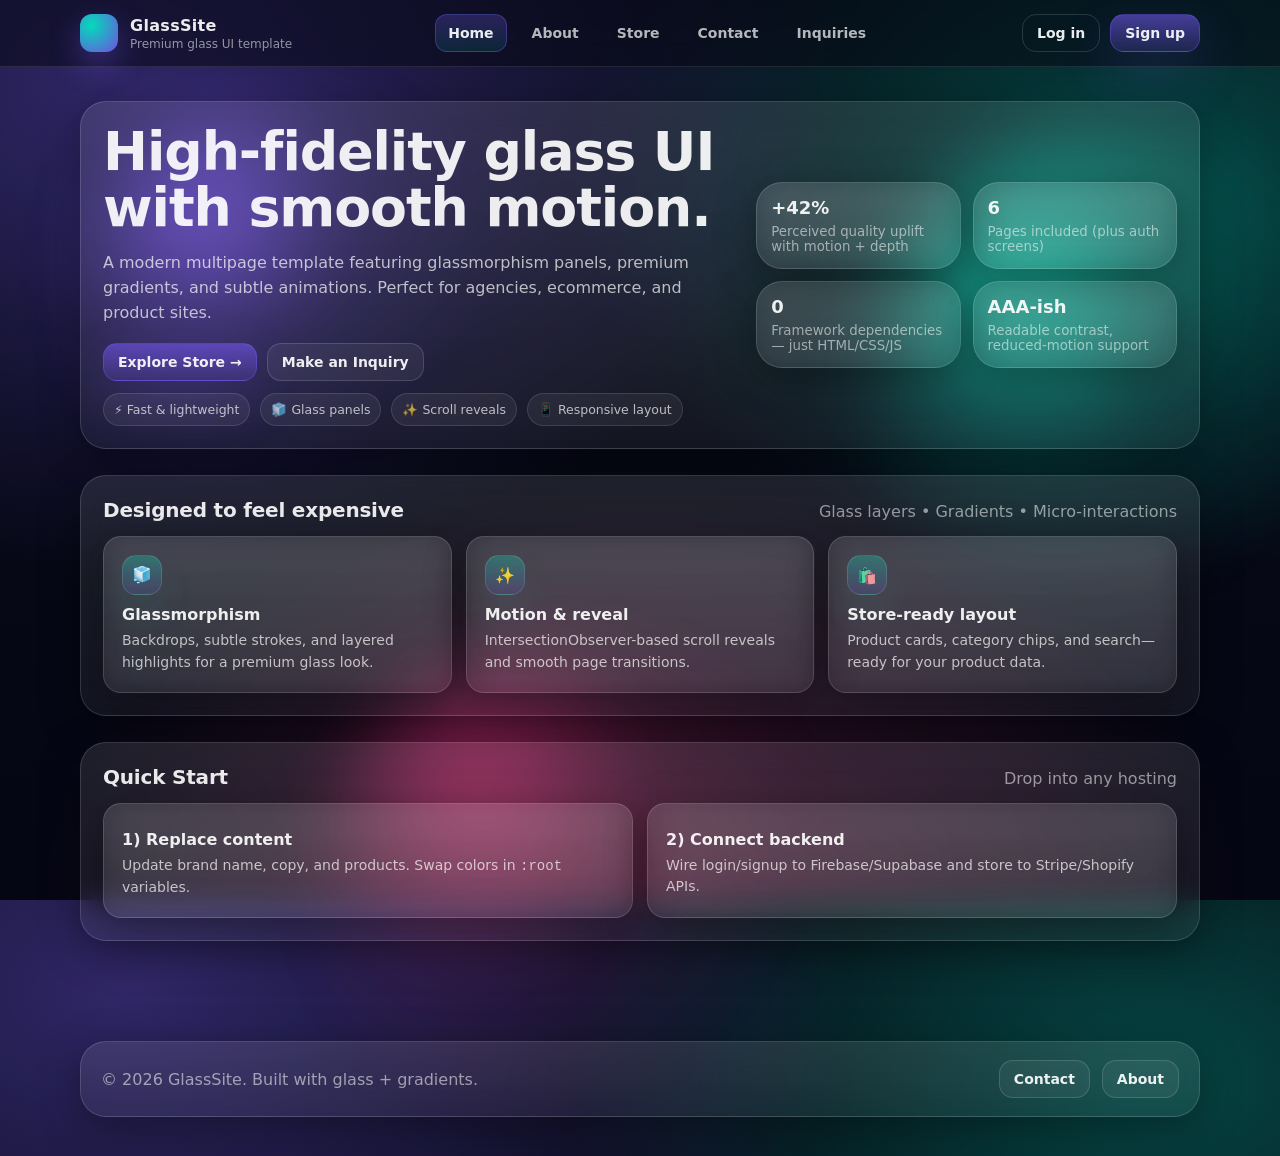
<file: template/index.html>
<!doctype html>
<html lang="en">
<head>
  <meta charset="utf-8" />
  <meta name="viewport" content="width=device-width,initial-scale=1" />
  <title>GlassSite — Home</title>
  <link rel="stylesheet" href="assets/css/styles.css" />
</head>
<body>
  <div class="blobs" aria-hidden="true">
    <div class="blob b1"></div>
    <div class="blob b2"></div>
    <div class="blob b3"></div>
  </div>
  <div class="transition show" aria-hidden="true"></div>

  <header class="site-header">
    <div class="container nav">
      <a class="brand" href="index.html">
        <div class="logo"></div>
        <div>
          <strong>GlassSite</strong>
          <span>Premium glass UI template</span>
        </div>
      </a>

      <nav class="nav-links" aria-label="Primary navigation">
        <a data-nav href="index.html">Home</a>
        <a data-nav href="about.html">About</a>
        <a data-nav href="store.html">Store</a>
        <a data-nav href="contact.html">Contact</a>
        <a data-nav href="inquiries.html">Inquiries</a>
      </nav>

      <div class="nav-cta">
        <a class="btn ghost" href="login.html">Log in</a>
        <a class="btn primary" href="signup.html">Sign up</a>
      </div>
    </div>
  </header>

  <main class="container">
    <section class="hero glass reveal">
      <div>
        <h1>High‑fidelity glass UI with smooth motion.</h1>
        <p>
          A modern multipage template featuring glassmorphism panels, premium gradients,
          and subtle animations. Perfect for agencies, ecommerce, and product sites.
        </p>
        <div style="display:flex; gap:10px; flex-wrap:wrap;">
          <a class="btn primary" href="store.html">Explore Store →</a>
          <a class="btn" href="inquiries.html">Make an Inquiry</a>
        </div>
        <div class="badges">
          <div class="badge">⚡ Fast & lightweight</div>
          <div class="badge">🧊 Glass panels</div>
          <div class="badge">✨ Scroll reveals</div>
          <div class="badge">📱 Responsive layout</div>
        </div>
      </div>

      <div class="kpi-grid">
        <div class="kpi glass reveal">
          <strong>+42%</strong>
          <small>Perceived quality uplift with motion + depth</small>
        </div>
        <div class="kpi glass reveal">
          <strong>6</strong>
          <small>Pages included (plus auth screens)</small>
        </div>
        <div class="kpi glass reveal">
          <strong>0</strong>
          <small>Framework dependencies — just HTML/CSS/JS</small>
        </div>
        <div class="kpi glass reveal">
          <strong>AAA‑ish</strong>
          <small>Readable contrast, reduced-motion support</small>
        </div>
      </div>
    </section>

    <section class="section glass reveal">
      <div class="section-title">
        <h2>Designed to feel expensive</h2>
        <p>Glass layers • Gradients • Micro-interactions</p>
      </div>

      <div class="grid-3">
        <div class="card glass reveal">
          <div class="icon">🧊</div>
          <h3>Glassmorphism</h3>
          <p>Backdrops, subtle strokes, and layered highlights for a premium glass look.</p>
        </div>
        <div class="card glass reveal">
          <div class="icon">✨</div>
          <h3>Motion & reveal</h3>
          <p>IntersectionObserver-based scroll reveals and smooth page transitions.</p>
        </div>
        <div class="card glass reveal">
          <div class="icon">🛍️</div>
          <h3>Store-ready layout</h3>
          <p>Product cards, category chips, and search—ready for your product data.</p>
        </div>
      </div>
    </section>

    <section class="section glass reveal">
      <div class="section-title">
        <h2>Quick Start</h2>
        <p>Drop into any hosting</p>
      </div>
      <div class="grid-2">
        <div class="card glass reveal">
          <h3>1) Replace content</h3>
          <p>Update brand name, copy, and products. Swap colors in <code>:root</code> variables.</p>
        </div>
        <div class="card glass reveal">
          <h3>2) Connect backend</h3>
          <p>Wire login/signup to Firebase/Supabase and store to Stripe/Shopify APIs.</p>
        </div>
      </div>
    </section>
  </main>

  <footer class="container">
    <div class="foot glass">
      <div>© <span id="y"></span> GlassSite. Built with glass + gradients.</div>
      <div style="display:flex; gap:12px; flex-wrap:wrap;">
        <a class="btn" href="contact.html">Contact</a>
        <a class="btn" href="about.html">About</a>
      </div>
    </div>
  </footer>

  <script>
    document.getElementById("y").textContent = new Date().getFullYear();
  </script>
  <script src="assets/js/app.js"></script>
</body>
</html>
</file>
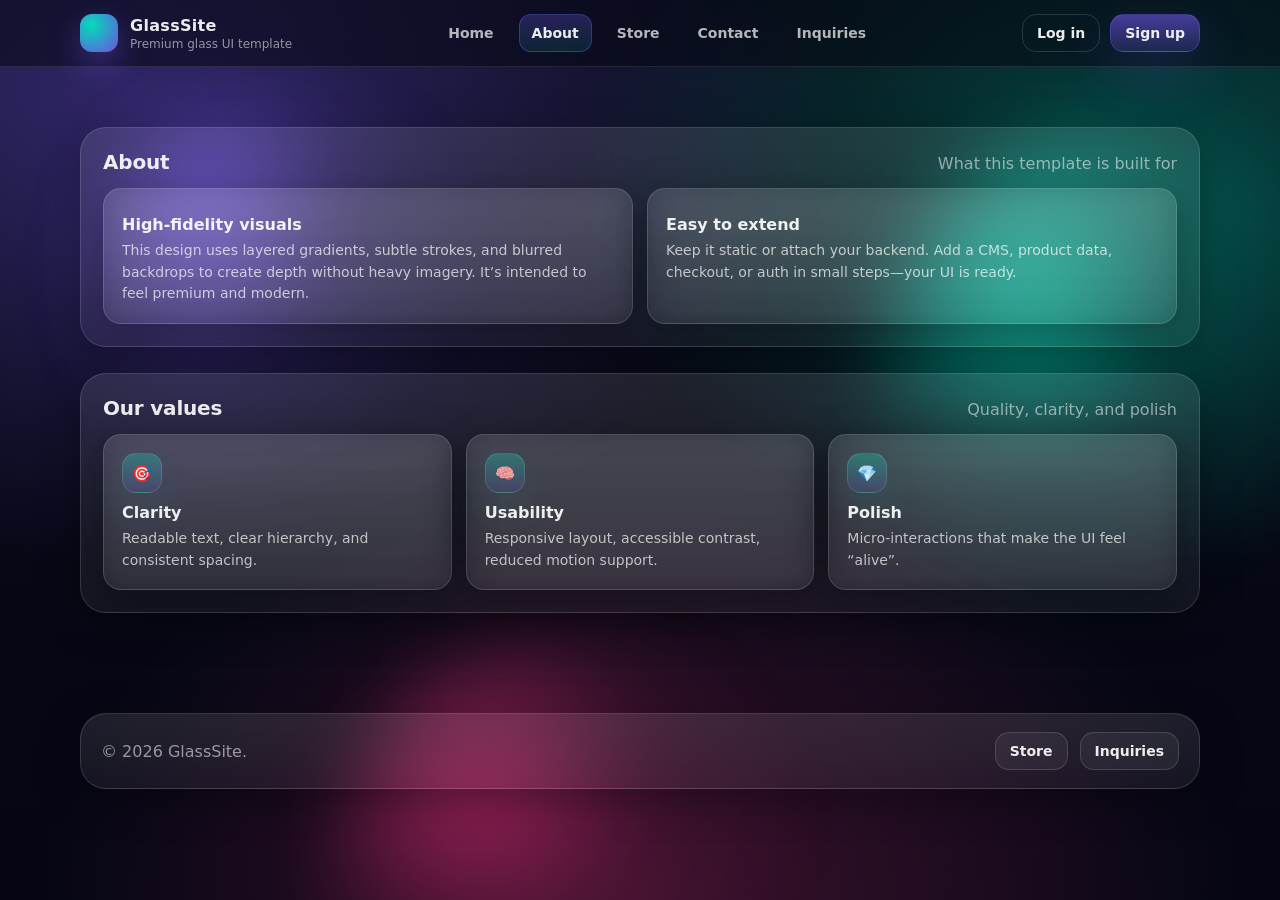
<file: template/about.html>
<!doctype html>
<html lang="en">
<head>
  <meta charset="utf-8" />
  <meta name="viewport" content="width=device-width,initial-scale=1" />
  <title>GlassSite — About</title>
  <link rel="stylesheet" href="assets/css/styles.css" />
</head>
<body>
  <div class="blobs" aria-hidden="true">
    <div class="blob b1"></div>
    <div class="blob b2"></div>
    <div class="blob b3"></div>
  </div>
  <div class="transition show" aria-hidden="true"></div>

  <header class="site-header">
    <div class="container nav">
      <a class="brand" href="index.html">
        <div class="logo"></div>
        <div><strong>GlassSite</strong><span>Premium glass UI template</span></div>
      </a>
      <nav class="nav-links" aria-label="Primary navigation">
        <a data-nav href="index.html">Home</a>
        <a data-nav href="about.html">About</a>
        <a data-nav href="store.html">Store</a>
        <a data-nav href="contact.html">Contact</a>
        <a data-nav href="inquiries.html">Inquiries</a>
      </nav>
      <div class="nav-cta">
        <a class="btn ghost" href="login.html">Log in</a>
        <a class="btn primary" href="signup.html">Sign up</a>
      </div>
    </div>
  </header>

  <main class="container">
    <section class="section glass reveal">
      <div class="section-title">
        <h2>About</h2>
        <p>What this template is built for</p>
      </div>
      <div class="grid-2">
        <div class="card glass reveal">
          <h3>High-fidelity visuals</h3>
          <p>
            This design uses layered gradients, subtle strokes, and blurred backdrops to create
            depth without heavy imagery. It’s intended to feel premium and modern.
          </p>
        </div>
        <div class="card glass reveal">
          <h3>Easy to extend</h3>
          <p>
            Keep it static or attach your backend. Add a CMS, product data, checkout, or auth
            in small steps—your UI is ready.
          </p>
        </div>
      </div>
    </section>

    <section class="section glass reveal">
      <div class="section-title">
        <h2>Our values</h2>
        <p>Quality, clarity, and polish</p>
      </div>
      <div class="grid-3">
        <div class="card glass reveal">
          <div class="icon">🎯</div>
          <h3>Clarity</h3>
          <p>Readable text, clear hierarchy, and consistent spacing.</p>
        </div>
        <div class="card glass reveal">
          <div class="icon">🧠</div>
          <h3>Usability</h3>
          <p>Responsive layout, accessible contrast, reduced motion support.</p>
        </div>
        <div class="card glass reveal">
          <div class="icon">💎</div>
          <h3>Polish</h3>
          <p>Micro-interactions that make the UI feel “alive”.</p>
        </div>
      </div>
    </section>
  </main>

  <footer class="container">
    <div class="foot glass">
      <div>© <span id="y"></span> GlassSite.</div>
      <div style="display:flex; gap:12px; flex-wrap:wrap;">
        <a class="btn" href="store.html">Store</a>
        <a class="btn" href="inquiries.html">Inquiries</a>
      </div>
    </div>
  </footer>

  <script>document.getElementById("y").textContent = new Date().getFullYear();</script>
  <script src="assets/js/app.js"></script>
</body>
</html>
</file>
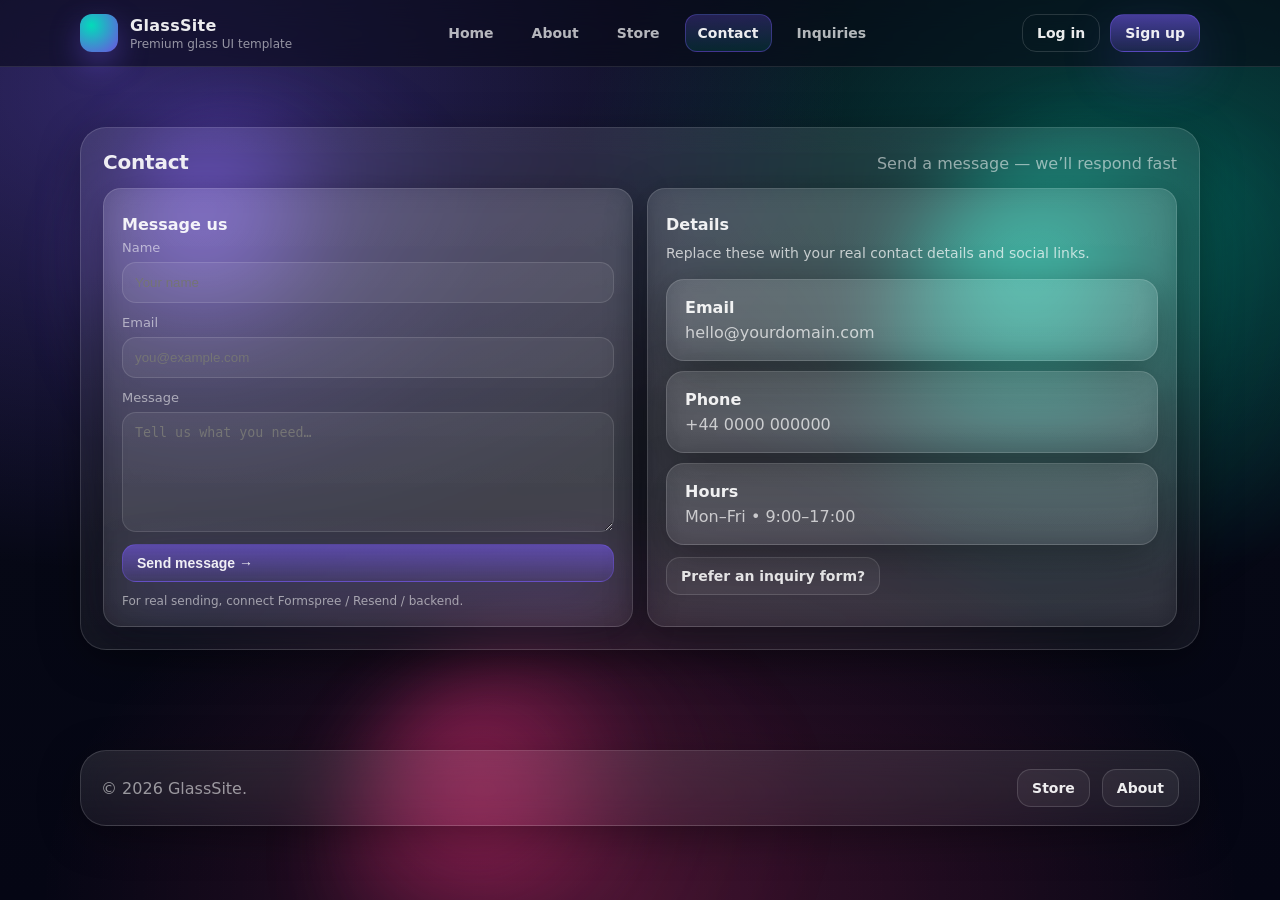
<file: template/contact.html>
<!doctype html>
<html lang="en">
<head>
  <meta charset="utf-8" />
  <meta name="viewport" content="width=device-width,initial-scale=1" />
  <title>GlassSite — Contact</title>
  <link rel="stylesheet" href="assets/css/styles.css" />
</head>
<body>
  <div class="blobs" aria-hidden="true">
    <div class="blob b1"></div>
    <div class="blob b2"></div>
    <div class="blob b3"></div>
  </div>
  <div class="transition show" aria-hidden="true"></div>

  <header class="site-header">
    <div class="container nav">
      <a class="brand" href="index.html">
        <div class="logo"></div>
        <div><strong>GlassSite</strong><span>Premium glass UI template</span></div>
      </a>
      <nav class="nav-links" aria-label="Primary navigation">
        <a data-nav href="index.html">Home</a>
        <a data-nav href="about.html">About</a>
        <a data-nav href="store.html">Store</a>
        <a data-nav href="contact.html">Contact</a>
        <a data-nav href="inquiries.html">Inquiries</a>
      </nav>
      <div class="nav-cta">
        <a class="btn ghost" href="login.html">Log in</a>
        <a class="btn primary" href="signup.html">Sign up</a>
      </div>
    </div>
  </header>

  <main class="container">
    <section class="section glass reveal">
      <div class="section-title">
        <h2>Contact</h2>
        <p>Send a message — we’ll respond fast</p>
      </div>

      <div class="grid-2">
        <div class="card glass reveal">
          <h3>Message us</h3>
          <form onsubmit="event.preventDefault(); alert('Message sent (demo). Connect backend/email service.');">
            <div class="field">
              <label for="name">Name</label>
              <input id="name" placeholder="Your name" required />
            </div>
            <div class="field">
              <label for="email">Email</label>
              <input id="email" type="email" placeholder="you@example.com" required />
            </div>
            <div class="field">
              <label for="msg">Message</label>
              <textarea id="msg" placeholder="Tell us what you need…" required></textarea>
            </div>
            <button class="btn primary" type="submit">Send message →</button>
            <div class="helper">For real sending, connect Formspree / Resend / backend.</div>
          </form>
        </div>

        <div class="card glass reveal">
          <h3>Details</h3>
          <p style="color: rgba(255,255,255,0.72); line-height:1.65; margin-top:8px;">
            Replace these with your real contact details and social links.
          </p>
          <div style="display:grid; gap:10px; margin-top:14px;">
            <div class="glass card">
              <strong>Email</strong>
              <div style="color: rgba(255,255,255,0.70); margin-top:6px;">hello@yourdomain.com</div>
            </div>
            <div class="glass card">
              <strong>Phone</strong>
              <div style="color: rgba(255,255,255,0.70); margin-top:6px;">+44 0000 000000</div>
            </div>
            <div class="glass card">
              <strong>Hours</strong>
              <div style="color: rgba(255,255,255,0.70); margin-top:6px;">Mon–Fri • 9:00–17:00</div>
            </div>
          </div>
          <div style="margin-top:12px;">
            <a class="btn" href="inquiries.html">Prefer an inquiry form?</a>
          </div>
        </div>
      </div>
    </section>
  </main>

  <footer class="container">
    <div class="foot glass">
      <div>© <span id="y"></span> GlassSite.</div>
      <div style="display:flex; gap:12px; flex-wrap:wrap;">
        <a class="btn" href="store.html">Store</a>
        <a class="btn" href="about.html">About</a>
      </div>
    </div>
  </footer>

  <script>document.getElementById("y").textContent = new Date().getFullYear();</script>
  <script src="assets/js/app.js"></script>
</body>
</html>
</file>
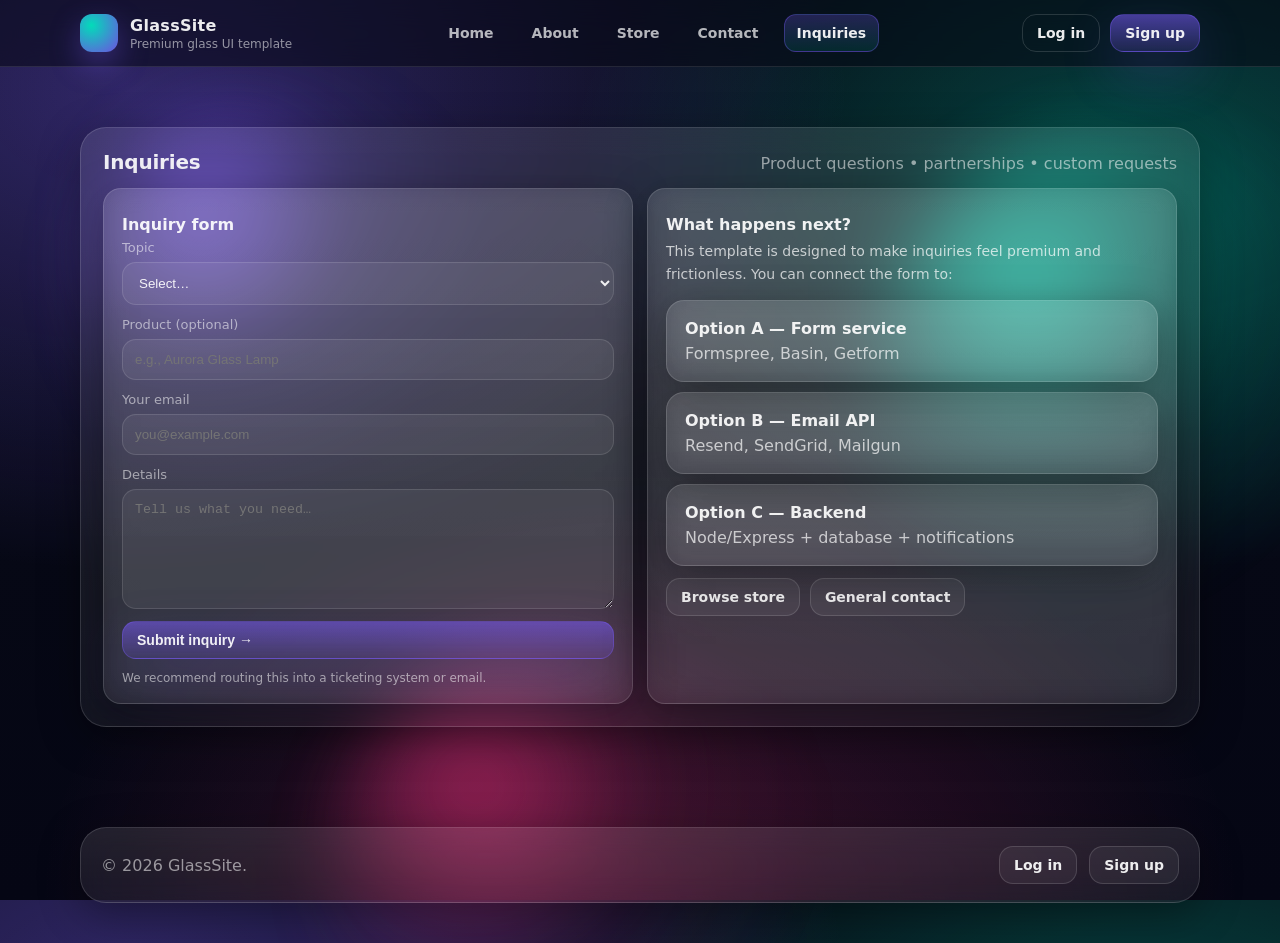
<file: template/inquiries.html>
<!doctype html>
<html lang="en">
<head>
  <meta charset="utf-8" />
  <meta name="viewport" content="width=device-width,initial-scale=1" />
  <title>GlassSite — Inquiries</title>
  <link rel="stylesheet" href="assets/css/styles.css" />
</head>
<body>
  <div class="blobs" aria-hidden="true">
    <div class="blob b1"></div>
    <div class="blob b2"></div>
    <div class="blob b3"></div>
  </div>
  <div class="transition show" aria-hidden="true"></div>

  <header class="site-header">
    <div class="container nav">
      <a class="brand" href="index.html">
        <div class="logo"></div>
        <div><strong>GlassSite</strong><span>Premium glass UI template</span></div>
      </a>
      <nav class="nav-links" aria-label="Primary navigation">
        <a data-nav href="index.html">Home</a>
        <a data-nav href="about.html">About</a>
        <a data-nav href="store.html">Store</a>
        <a data-nav href="contact.html">Contact</a>
        <a data-nav href="inquiries.html">Inquiries</a>
      </nav>
      <div class="nav-cta">
        <a class="btn ghost" href="login.html">Log in</a>
        <a class="btn primary" href="signup.html">Sign up</a>
      </div>
    </div>
  </header>

  <main class="container">
    <section class="section glass reveal">
      <div class="section-title">
        <h2>Inquiries</h2>
        <p>Product questions • partnerships • custom requests</p>
      </div>

      <div class="grid-2">
        <div class="card glass reveal">
          <h3>Inquiry form</h3>
          <form onsubmit="event.preventDefault(); alert('Inquiry submitted (demo). Connect backend/email service.');">
            <div class="field">
              <label for="topic">Topic</label>
              <select id="topic" required>
                <option value="">Select…</option>
                <option>Product availability</option>
                <option>Custom order</option>
                <option>Bulk pricing</option>
                <option>Partnership</option>
                <option>Support</option>
              </select>
            </div>

            <div class="field">
              <label for="product">Product (optional)</label>
              <input id="product" placeholder="e.g., Aurora Glass Lamp" />
            </div>

            <div class="field">
              <label for="email">Your email</label>
              <input id="email" type="email" placeholder="you@example.com" required />
            </div>

            <div class="field">
              <label for="details">Details</label>
              <textarea id="details" placeholder="Tell us what you need…" required></textarea>
            </div>

            <button class="btn primary" type="submit">Submit inquiry →</button>
            <div class="helper">We recommend routing this into a ticketing system or email.</div>
          </form>
        </div>

        <div class="card glass reveal">
          <h3>What happens next?</h3>
          <p style="color: rgba(255,255,255,0.72); line-height:1.65;">
            This template is designed to make inquiries feel premium and frictionless.
            You can connect the form to:
          </p>
          <div style="display:grid; gap:10px; margin-top:14px;">
            <div class="glass card">
              <strong>Option A — Form service</strong>
              <div style="color: rgba(255,255,255,0.70); margin-top:6px;">Formspree, Basin, Getform</div>
            </div>
            <div class="glass card">
              <strong>Option B — Email API</strong>
              <div style="color: rgba(255,255,255,0.70); margin-top:6px;">Resend, SendGrid, Mailgun</div>
            </div>
            <div class="glass card">
              <strong>Option C — Backend</strong>
              <div style="color: rgba(255,255,255,0.70); margin-top:6px;">Node/Express + database + notifications</div>
            </div>
          </div>
          <div style="margin-top:12px; display:flex; gap:10px; flex-wrap:wrap;">
            <a class="btn" href="store.html">Browse store</a>
            <a class="btn" href="contact.html">General contact</a>
          </div>
        </div>
      </div>
    </section>
  </main>

  <footer class="container">
    <div class="foot glass">
      <div>© <span id="y"></span> GlassSite.</div>
      <div style="display:flex; gap:12px; flex-wrap:wrap;">
        <a class="btn" href="login.html">Log in</a>
        <a class="btn" href="signup.html">Sign up</a>
      </div>
    </div>
  </footer>

  <script>document.getElementById("y").textContent = new Date().getFullYear();</script>
  <script src="assets/js/app.js"></script>
</body>
</html>
</file>
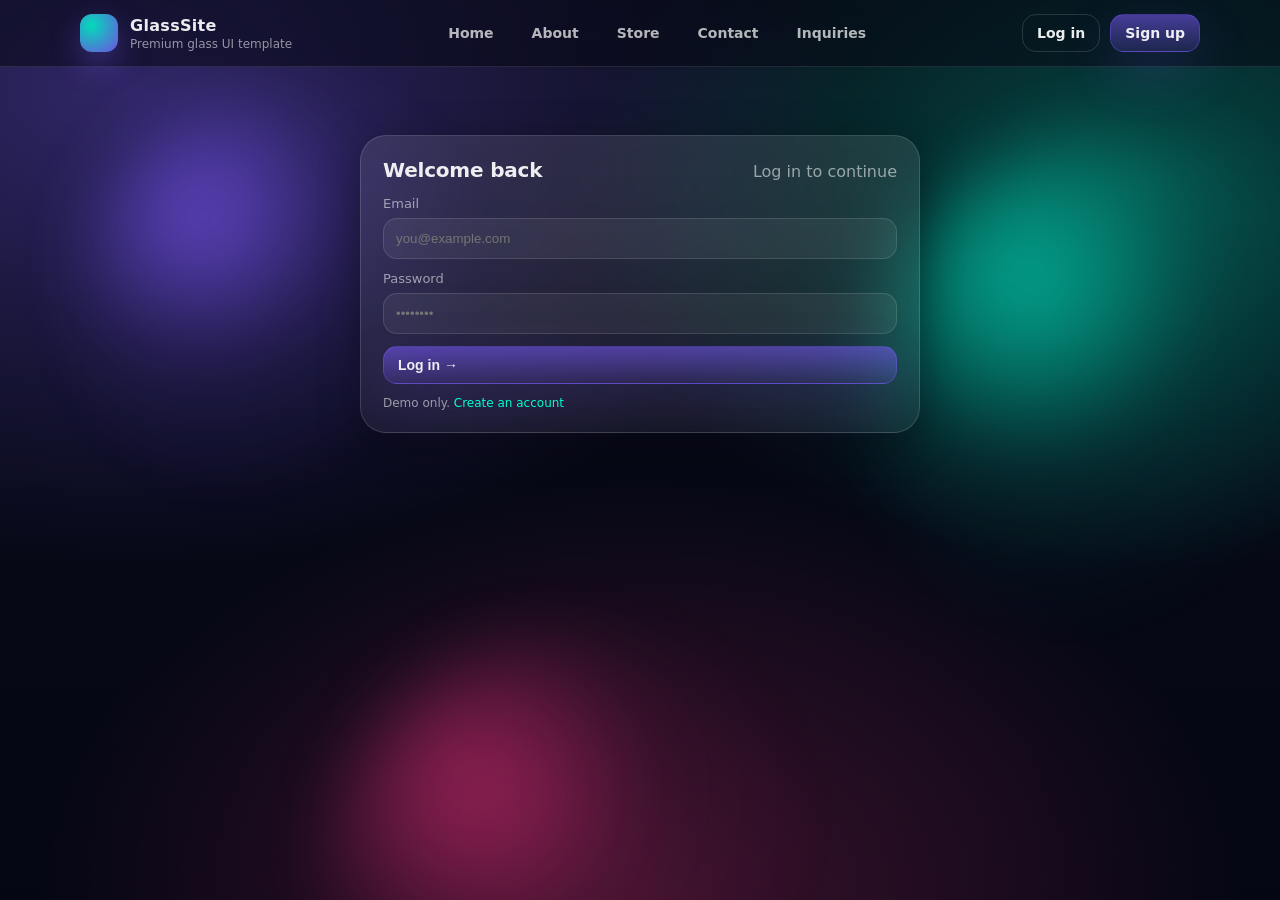
<file: template/login.html>
<!doctype html>
<html lang="en">
<head>
  <meta charset="utf-8" />
  <meta name="viewport" content="width=device-width,initial-scale=1" />
  <title>GlassSite — Log in</title>
  <link rel="stylesheet" href="assets/css/styles.css" />
</head>
<body>
  <div class="blobs" aria-hidden="true">
    <div class="blob b1"></div>
    <div class="blob b2"></div>
    <div class="blob b3"></div>
  </div>
  <div class="transition show" aria-hidden="true"></div>

  <header class="site-header">
    <div class="container nav">
      <a class="brand" href="index.html">
        <div class="logo"></div>
        <div><strong>GlassSite</strong><span>Premium glass UI template</span></div>
      </a>
      <nav class="nav-links" aria-label="Primary navigation">
        <a data-nav href="index.html">Home</a>
        <a data-nav href="about.html">About</a>
        <a data-nav href="store.html">Store</a>
        <a data-nav href="contact.html">Contact</a>
        <a data-nav href="inquiries.html">Inquiries</a>
      </nav>
      <div class="nav-cta">
        <a class="btn ghost" href="login.html">Log in</a>
        <a class="btn primary" href="signup.html">Sign up</a>
      </div>
    </div>
  </header>

  <main class="container">
    <section class="section glass reveal" style="max-width: 560px; margin: 34px auto 0;">
      <div class="section-title">
        <h2>Welcome back</h2>
        <p>Log in to continue</p>
      </div>

      <form data-login-form>
        <div class="field">
          <label for="email">Email</label>
          <input id="email" type="email" placeholder="you@example.com" required />
        </div>
        <div class="field">
          <label for="pw">Password</label>
          <input id="pw" type="password" placeholder="••••••••" required />
        </div>
        <button class="btn primary" type="submit">Log in →</button>
        <div class="helper">
          Demo only. <a href="signup.html" style="color: var(--accent); text-decoration:none;">Create an account</a>
        </div>
      </form>
    </section>
  </main>

  <script src="assets/js/app.js"></script>
</body>
</html>
</file>
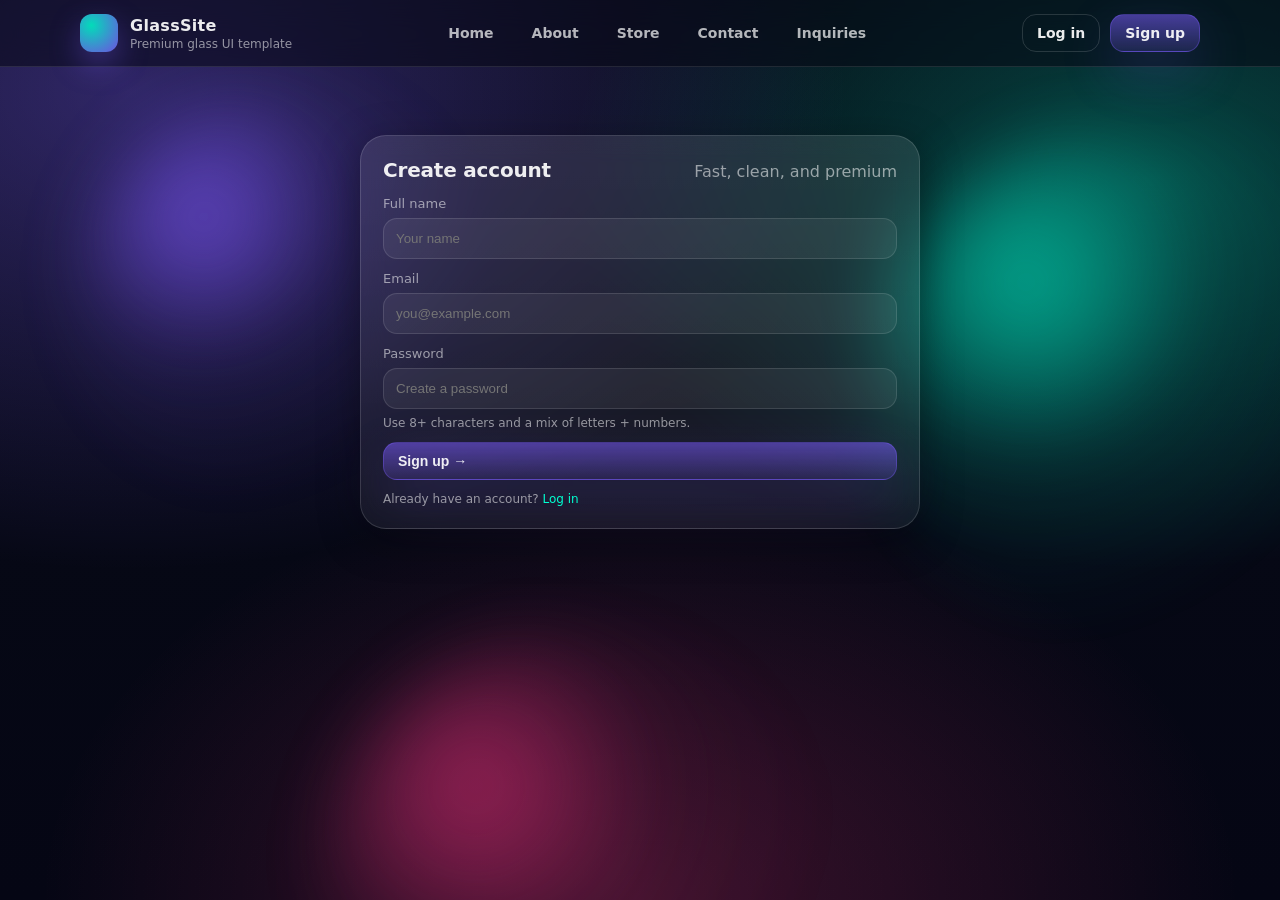
<file: template/signup.html>
<!doctype html>
<html lang="en">
<head>
  <meta charset="utf-8" />
  <meta name="viewport" content="width=device-width,initial-scale=1" />
  <title>GlassSite — Sign up</title>
  <link rel="stylesheet" href="assets/css/styles.css" />
</head>
<body>
  <div class="blobs" aria-hidden="true">
    <div class="blob b1"></div>
    <div class="blob b2"></div>
    <div class="blob b3"></div>
  </div>
  <div class="transition show" aria-hidden="true"></div>

  <header class="site-header">
    <div class="container nav">
      <a class="brand" href="index.html">
        <div class="logo"></div>
        <div><strong>GlassSite</strong><span>Premium glass UI template</span></div>
      </a>
      <nav class="nav-links" aria-label="Primary navigation">
        <a data-nav href="index.html">Home</a>
        <a data-nav href="about.html">About</a>
        <a data-nav href="store.html">Store</a>
        <a data-nav href="contact.html">Contact</a>
        <a data-nav href="inquiries.html">Inquiries</a>
      </nav>
      <div class="nav-cta">
        <a class="btn ghost" href="login.html">Log in</a>
        <a class="btn primary" href="signup.html">Sign up</a>
      </div>
    </div>
  </header>

  <main class="container">
    <section class="section glass reveal" style="max-width: 560px; margin: 34px auto 0;">
      <div class="section-title">
        <h2>Create account</h2>
        <p>Fast, clean, and premium</p>
      </div>

      <form data-signup-form>
        <div class="field">
          <label for="name">Full name</label>
          <input id="name" placeholder="Your name" required />
        </div>
        <div class="field">
          <label for="email">Email</label>
          <input id="email" type="email" placeholder="you@example.com" required />
        </div>
        <div class="field">
          <label for="pw">Password</label>
          <input id="pw" type="password" placeholder="Create a password" required />
          <div class="helper">Use 8+ characters and a mix of letters + numbers.</div>
        </div>
        <button class="btn primary" type="submit">Sign up →</button>
        <div class="helper">
          Already have an account? <a href="login.html" style="color: var(--accent); text-decoration:none;">Log in</a>
        </div>
      </form>
    </section>
  </main>

  <script src="assets/js/app.js"></script>
</body>
</html>
</file>
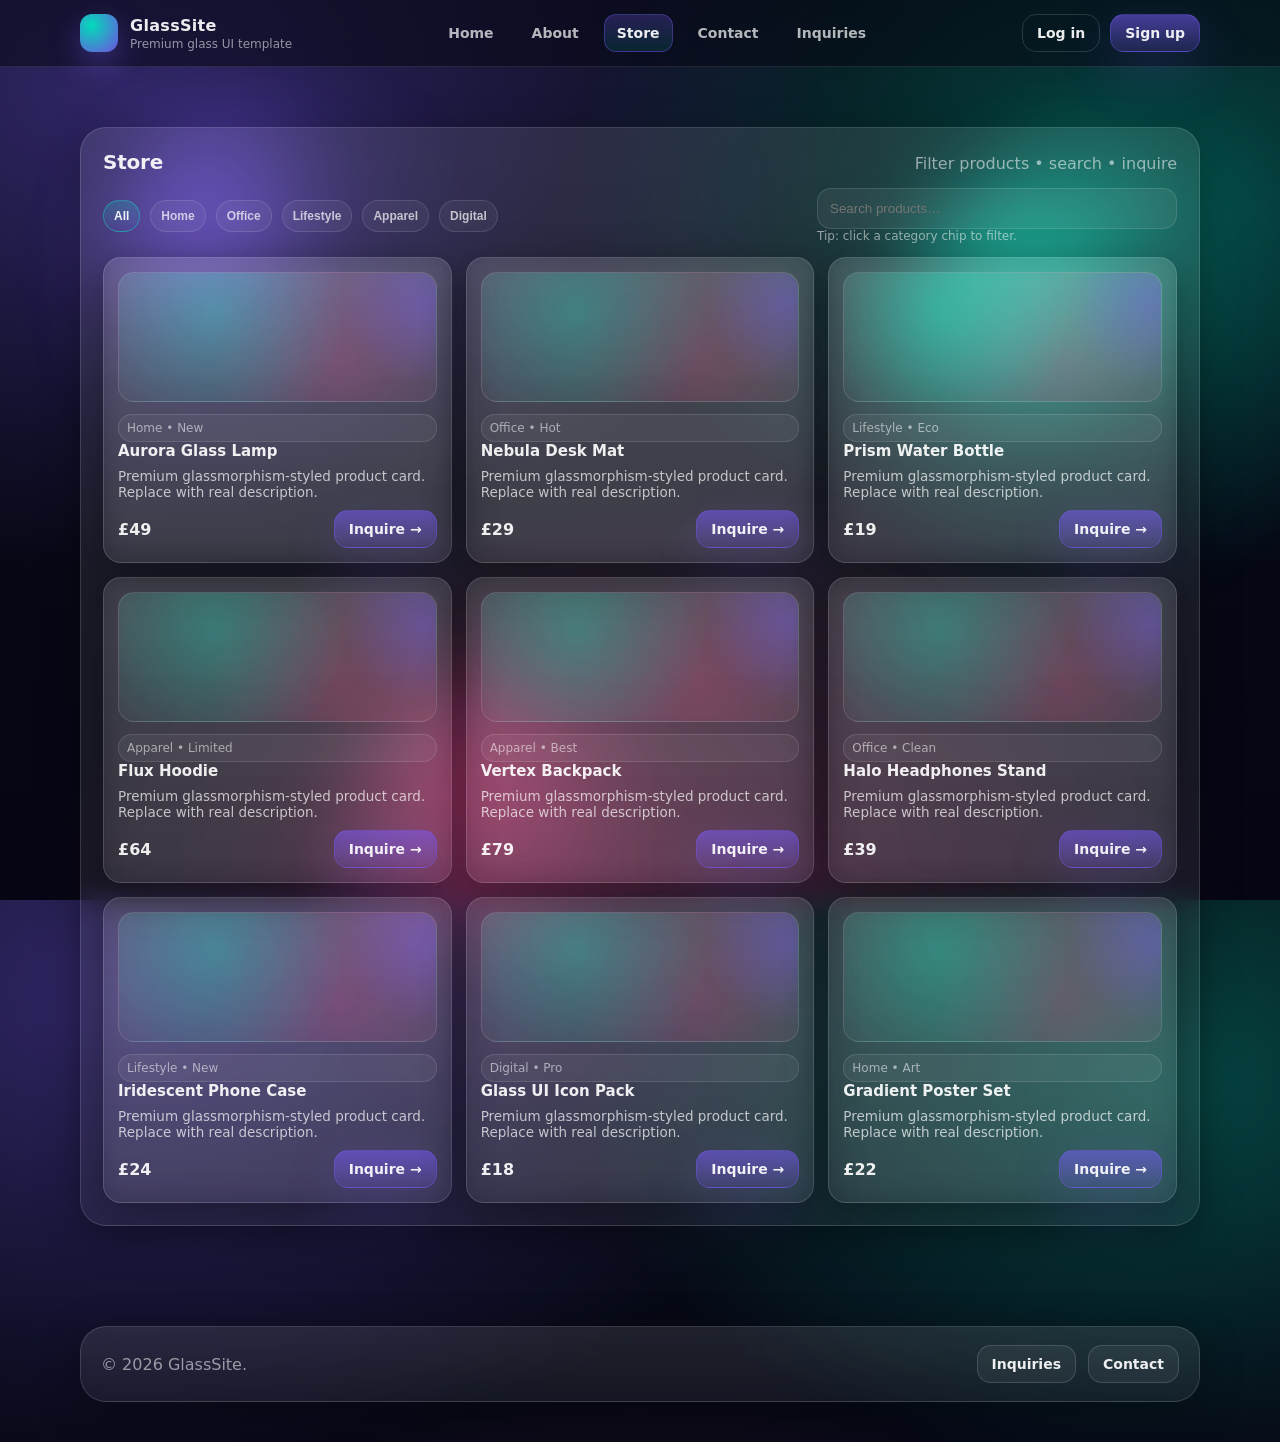
<file: template/store.html>
<!doctype html>
<html lang="en">
<head>
  <meta charset="utf-8" />
  <meta name="viewport" content="width=device-width,initial-scale=1" />
  <title>GlassSite — Store</title>
  <link rel="stylesheet" href="assets/css/styles.css" />
</head>
<body>
  <div class="blobs" aria-hidden="true">
    <div class="blob b1"></div>
    <div class="blob b2"></div>
    <div class="blob b3"></div>
  </div>
  <div class="transition show" aria-hidden="true"></div>

  <header class="site-header">
    <div class="container nav">
      <a class="brand" href="index.html">
        <div class="logo"></div>
        <div><strong>GlassSite</strong><span>Premium glass UI template</span></div>
      </a>
      <nav class="nav-links" aria-label="Primary navigation">
        <a data-nav href="index.html">Home</a>
        <a data-nav href="about.html">About</a>
        <a data-nav href="store.html">Store</a>
        <a data-nav href="contact.html">Contact</a>
        <a data-nav href="inquiries.html">Inquiries</a>
      </nav>
      <div class="nav-cta">
        <a class="btn ghost" href="login.html">Log in</a>
        <a class="btn primary" href="signup.html">Sign up</a>
      </div>
    </div>
  </header>

  <main class="container" data-store>
    <section class="section glass reveal">
      <div class="section-title">
        <h2>Store</h2>
        <p>Filter products • search • inquire</p>
      </div>

      <div class="toolbar">
        <div class="chips" role="tablist" aria-label="Categories">
          <button class="chip active" data-chip="All">All</button>
          <button class="chip" data-chip="Home">Home</button>
          <button class="chip" data-chip="Office">Office</button>
          <button class="chip" data-chip="Lifestyle">Lifestyle</button>
          <button class="chip" data-chip="Apparel">Apparel</button>
          <button class="chip" data-chip="Digital">Digital</button>
        </div>

        <div style="min-width: min(360px, 100%);">
          <input data-search type="search" placeholder="Search products…" aria-label="Search products" />
          <div class="helper">Tip: click a category chip to filter.</div>
        </div>
      </div>

      <div class="products" data-products>
        <!-- JS renders products -->
      </div>
    </section>
  </main>

  <footer class="container">
    <div class="foot glass">
      <div>© <span id="y"></span> GlassSite.</div>
      <div style="display:flex; gap:12px; flex-wrap:wrap;">
        <a class="btn" href="inquiries.html">Inquiries</a>
        <a class="btn" href="contact.html">Contact</a>
      </div>
    </div>
  </footer>

  <script>document.getElementById("y").textContent = new Date().getFullYear();</script>
  <script src="assets/js/app.js"></script>
</body>
</html>
</file>
<file: template/assets/css/styles.css>
* { box-sizing: border-box; }
html, body { height: 100%; }
body {
  margin: 0;
  font-family: ui-sans-serif, system-ui, -apple-system, Segoe UI, Roboto, Helvetica, Arial, "Apple Color Emoji", "Segoe UI Emoji";
  color: var(--text);
  background: radial-gradient(1200px 800px at 10% 10%, rgba(124, 92, 255, 0.35), transparent 60%),
              radial-gradient(900px 600px at 90% 20%, rgba(0, 255, 209, 0.25), transparent 65%),
              radial-gradient(1000px 700px at 50% 100%, rgba(255, 61, 129, 0.22), transparent 60%),
              linear-gradient(180deg, #070A14 0%, #060815 60%, #050614 100%);
  overflow-x: hidden;
}

:root {
  --bg: #070A14;
  --panel: rgba(255, 255, 255, 0.08);
  --panel-strong: rgba(255, 255, 255, 0.12);
  --stroke: rgba(255, 255, 255, 0.14);
  --stroke-strong: rgba(255, 255, 255, 0.20);
  --text: rgba(255, 255, 255, 0.92);
  --muted: rgba(255, 255, 255, 0.70);
  --muted2: rgba(255, 255, 255, 0.55);

  --primary: #7C5CFF;   /* violet */
  --accent: #00FFD1;    /* aqua */
  --hot: #FF3D81;       /* pink */
  --warn: #FFB020;

  --shadow: 0 18px 60px rgba(0,0,0,0.45);
  --shadow-soft: 0 10px 40px rgba(0,0,0,0.35);

  --radius: 18px;
  --radius-lg: 26px;

  --max: 1120px;
}

/* ---- Background blobs ---- */
.blobs {
  position: fixed;
  inset: 0;
  pointer-events: none;
  z-index: 0;
  filter: blur(35px) saturate(1.2);
  opacity: 0.75;
}
.blob {
  position: absolute;
  width: 420px;
  height: 420px;
  border-radius: 50%;
  background: radial-gradient(circle at 30% 30%, rgba(124,92,255,0.90), rgba(124,92,255,0.10), transparent 70%);
  animation: floaty 12s ease-in-out infinite;
}
.blob.b2 {
  width: 520px; height: 520px;
  left: 68%; top: 14%;
  background: radial-gradient(circle at 30% 30%, rgba(0,255,209,0.8), rgba(0,255,209,0.10), transparent 70%);
  animation-duration: 16s;
}
.blob.b3 {
  width: 520px; height: 520px;
  left: 25%; top: 70%;
  background: radial-gradient(circle at 30% 30%, rgba(255,61,129,0.7), rgba(255,61,129,0.08), transparent 70%);
  animation-duration: 18s;
}
.blob.b1 { left: 6%; top: 10%; }

@keyframes floaty {
  0%   { transform: translate3d(0,0,0) scale(1); }
  50%  { transform: translate3d(22px,-18px,0) scale(1.05); }
  100% { transform: translate3d(0,0,0) scale(1); }
}

/* ---- Layout ---- */
.container {
  width: min(var(--max), calc(100% - 40px));
  margin: 0 auto;
  position: relative;
  z-index: 1;
}
main { padding: 34px 0 70px; }

/* ---- Glass Components ---- */
.glass {
  background: linear-gradient(180deg, rgba(255,255,255,0.10), rgba(255,255,255,0.06));
  border: 1px solid var(--stroke);
  border-radius: var(--radius-lg);
  box-shadow: var(--shadow-soft);
  backdrop-filter: blur(14px);
  -webkit-backdrop-filter: blur(14px);
}
.card {
  padding: 18px;
  border-radius: var(--radius);
}
.card:hover {
  border-color: var(--stroke-strong);
  transform: translateY(-2px);
  transition: transform 240ms ease, border-color 240ms ease;
}

/* ---- Header / Nav ---- */
header.site-header {
  position: sticky;
  top: 0;
  z-index: 50;
  backdrop-filter: blur(14px);
  -webkit-backdrop-filter: blur(14px);
  background: rgba(6, 8, 21, 0.55);
  border-bottom: 1px solid rgba(255,255,255,0.10);
}
.nav {
  display: flex;
  align-items: center;
  justify-content: space-between;
  padding: 14px 0;
  gap: 16px;
}
.brand {
  display: flex;
  align-items: center;
  gap: 12px;
  text-decoration: none;
  color: var(--text);
}
.logo {
  width: 38px; height: 38px;
  border-radius: 12px;
  background: radial-gradient(circle at 30% 30%, rgba(0,255,209,0.85), rgba(124,92,255,0.85));
  box-shadow: 0 12px 30px rgba(124,92,255,0.35);
}
.brand strong { letter-spacing: 0.3px; }
.brand span {
  font-size: 12px;
  display: block;
  color: var(--muted2);
  margin-top: 2px;
}

.nav-links {
  display: flex;
  align-items: center;
  gap: 12px;
  flex-wrap: wrap;
}
.nav-links a {
  color: var(--muted);
  text-decoration: none;
  padding: 10px 12px;
  border-radius: 12px;
  border: 1px solid transparent;
  transition: 220ms ease;
  font-weight: 560;
  font-size: 14px;
}
.nav-links a:hover {
  color: var(--text);
  background: rgba(255,255,255,0.06);
  border-color: rgba(255,255,255,0.10);
}
.nav-links a.active {
  color: var(--text);
  background: linear-gradient(180deg, rgba(124,92,255,0.25), rgba(0,255,209,0.10));
  border-color: rgba(124,92,255,0.35);
}

.nav-cta {
  display: flex;
  gap: 10px;
  align-items: center;
}
.btn {
  border: 1px solid rgba(255,255,255,0.14);
  background: rgba(255,255,255,0.06);
  color: var(--text);
  padding: 10px 14px;
  border-radius: 14px;
  cursor: pointer;
  text-decoration: none;
  font-weight: 650;
  font-size: 14px;
  transition: 220ms ease;
  display: inline-flex;
  align-items: center;
  gap: 8px;
}
.btn:hover { transform: translateY(-1px); border-color: rgba(255,255,255,0.22); }
.btn.primary {
  border-color: rgba(124,92,255,0.35);
  background: linear-gradient(180deg, rgba(124,92,255,0.55), rgba(124,92,255,0.20));
  box-shadow: 0 20px 55px rgba(124,92,255,0.20);
}
.btn.ghost { background: transparent; }

/* ---- Hero ---- */
.hero {
  display: grid;
  grid-template-columns: 1.2fr 0.8fr;
  gap: 22px;
  align-items: center;
  padding: 22px;
}
.hero h1 {
  margin: 0;
  font-size: clamp(32px, 4.2vw, 54px);
  letter-spacing: -0.02em;
  line-height: 1.05;
}
.hero p {
  margin: 14px 0 18px;
  color: var(--muted);
  font-size: 16px;
  line-height: 1.55;
}
.badges {
  display: flex;
  flex-wrap: wrap;
  gap: 10px;
  margin-top: 12px;
}
.badge {
  padding: 8px 10px;
  border-radius: 999px;
  border: 1px solid rgba(255,255,255,0.12);
  background: rgba(255,255,255,0.06);
  color: var(--muted);
  font-size: 12.5px;
}
.kpi-grid {
  display: grid;
  grid-template-columns: repeat(2, minmax(0,1fr));
  gap: 12px;
}
.kpi {
  padding: 14px;
}
.kpi strong { font-size: 18px; }
.kpi small { color: var(--muted2); display: block; margin-top: 6px; }

/* ---- Section ---- */
.section {
  margin-top: 26px;
  padding: 22px;
}
.section-title {
  display: flex;
  align-items: baseline;
  justify-content: space-between;
  gap: 12px;
  margin-bottom: 14px;
}
.section-title h2 {
  margin: 0;
  font-size: 20px;
  letter-spacing: -0.01em;
}
.section-title p { margin: 0; color: var(--muted2); }

.grid-3 {
  display: grid;
  grid-template-columns: repeat(3, minmax(0,1fr));
  gap: 14px;
}
.grid-2 {
  display: grid;
  grid-template-columns: repeat(2, minmax(0,1fr));
  gap: 14px;
}

/* ---- Feature cards ---- */
.icon {
  width: 40px; height: 40px;
  border-radius: 14px;
  background: linear-gradient(180deg, rgba(0,255,209,0.25), rgba(124,92,255,0.15));
  border: 1px solid rgba(255,255,255,0.12);
  display: grid;
  place-items: center;
  box-shadow: 0 18px 40px rgba(0,255,209,0.08);
  margin-bottom: 10px;
}
.card h3 { margin: 8px 0 6px; font-size: 16px; }
.card p { margin: 0; color: var(--muted); line-height: 1.55; font-size: 14px; }

/* ---- Forms ---- */
form { display: grid; gap: 12px; }
.field {
  display: grid;
  gap: 7px;
}
label { font-size: 13px; color: var(--muted2); }
input, textarea, select {
  width: 100%;
  padding: 12px 12px;
  border-radius: 14px;
  border: 1px solid rgba(255,255,255,0.12);
  background: rgba(255,255,255,0.06);
  color: var(--text);
  outline: none;
  transition: 180ms ease;
}
textarea { min-height: 120px; resize: vertical; }
input:focus, textarea:focus, select:focus {
  border-color: rgba(124,92,255,0.55);
  box-shadow: 0 0 0 4px rgba(124,92,255,0.15);
}
.helper {
  font-size: 12px;
  color: var(--muted2);
}

/* ---- Store ---- */
.toolbar {
  display: flex;
  align-items: center;
  justify-content: space-between;
  gap: 12px;
  flex-wrap: wrap;
  margin-bottom: 14px;
}
.chips {
  display: flex;
  gap: 10px;
  flex-wrap: wrap;
}
.chip {
  border: 1px solid rgba(255,255,255,0.12);
  background: rgba(255,255,255,0.05);
  color: var(--muted);
  padding: 8px 10px;
  border-radius: 999px;
  cursor: pointer;
  font-weight: 650;
  font-size: 12px;
  transition: 180ms ease;
}
.chip:hover { color: var(--text); border-color: rgba(255,255,255,0.20); }
.chip.active {
  color: var(--text);
  border-color: rgba(0,255,209,0.35);
  background: linear-gradient(180deg, rgba(0,255,209,0.18), rgba(124,92,255,0.08));
}

.products {
  display: grid;
  grid-template-columns: repeat(3, minmax(0, 1fr));
  gap: 14px;
}
.product {
  padding: 14px;
  border-radius: var(--radius);
}
.thumb {
  height: 130px;
  border-radius: 16px;
  border: 1px solid rgba(255,255,255,0.12);
  background:
    radial-gradient(circle at 30% 30%, rgba(0,255,209,0.25), transparent 55%),
    radial-gradient(circle at 70% 70%, rgba(255,61,129,0.18), transparent 55%),
    linear-gradient(180deg, rgba(255,255,255,0.08), rgba(255,255,255,0.03));
  margin-bottom: 12px;
  position: relative;
  overflow: hidden;
}
.thumb::after {
  content: "";
  position: absolute;
  inset: -60px -80px auto auto;
  width: 180px;
  height: 180px;
  background: radial-gradient(circle, rgba(124,92,255,0.35), transparent 65%);
  transform: rotate(22deg);
}
.product h3 { margin: 0 0 6px; font-size: 15px; }
.price {
  display: flex;
  align-items: center;
  justify-content: space-between;
  gap: 10px;
  margin-top: 10px;
}
.price strong { font-size: 16px; }
.tag {
  font-size: 12px;
  color: var(--muted2);
  border: 1px solid rgba(255,255,255,0.12);
  background: rgba(255,255,255,0.05);
  padding: 6px 8px;
  border-radius: 999px;
}

/* ---- Footer ---- */
footer {
  padding: 30px 0 40px;
  color: var(--muted2);
}
footer .foot {
  display: flex;
  gap: 14px;
  align-items: center;
  justify-content: space-between;
  flex-wrap: wrap;
  padding: 18px 20px;
}

/* ---- Page Transition ---- */
.transition {
  position: fixed;
  inset: 0;
  z-index: 999;
  pointer-events: none;
  background: radial-gradient(900px 600px at 20% 20%, rgba(124,92,255,0.30), transparent 55%),
              radial-gradient(700px 500px at 70% 30%, rgba(0,255,209,0.22), transparent 60%),
              rgba(6, 8, 21, 0.65);
  opacity: 0;
  transform: translateY(10px);
  transition: 380ms ease;
}
.transition.show { opacity: 1; transform: translateY(0); }

/* ---- Scroll Reveal ---- */
.reveal {
  opacity: 0;
  transform: translateY(12px);
  transition: 520ms cubic-bezier(.2,.8,.2,1);
}
.reveal.in {
  opacity: 1;
  transform: translateY(0);
}

/* ---- Responsive ---- */
@media (max-width: 980px) {
  .hero { grid-template-columns: 1fr; }
  .grid-3 { grid-template-columns: 1fr; }
  .grid-2 { grid-template-columns: 1fr; }
  .products { grid-template-columns: repeat(2, minmax(0,1fr)); }
}

@media (max-width: 560px) {
  .products { grid-template-columns: 1fr; }
  .nav-links { display: none; } /* keep simple; can add burger later */
}

/* ---- Reduced motion ---- */
@media (prefers-reduced-motion: reduce) {
  .blob, .reveal, .transition { animation: none !important; transition: none !important; }
  .card:hover, .btn:hover { transform: none !important; }
}
</file>
